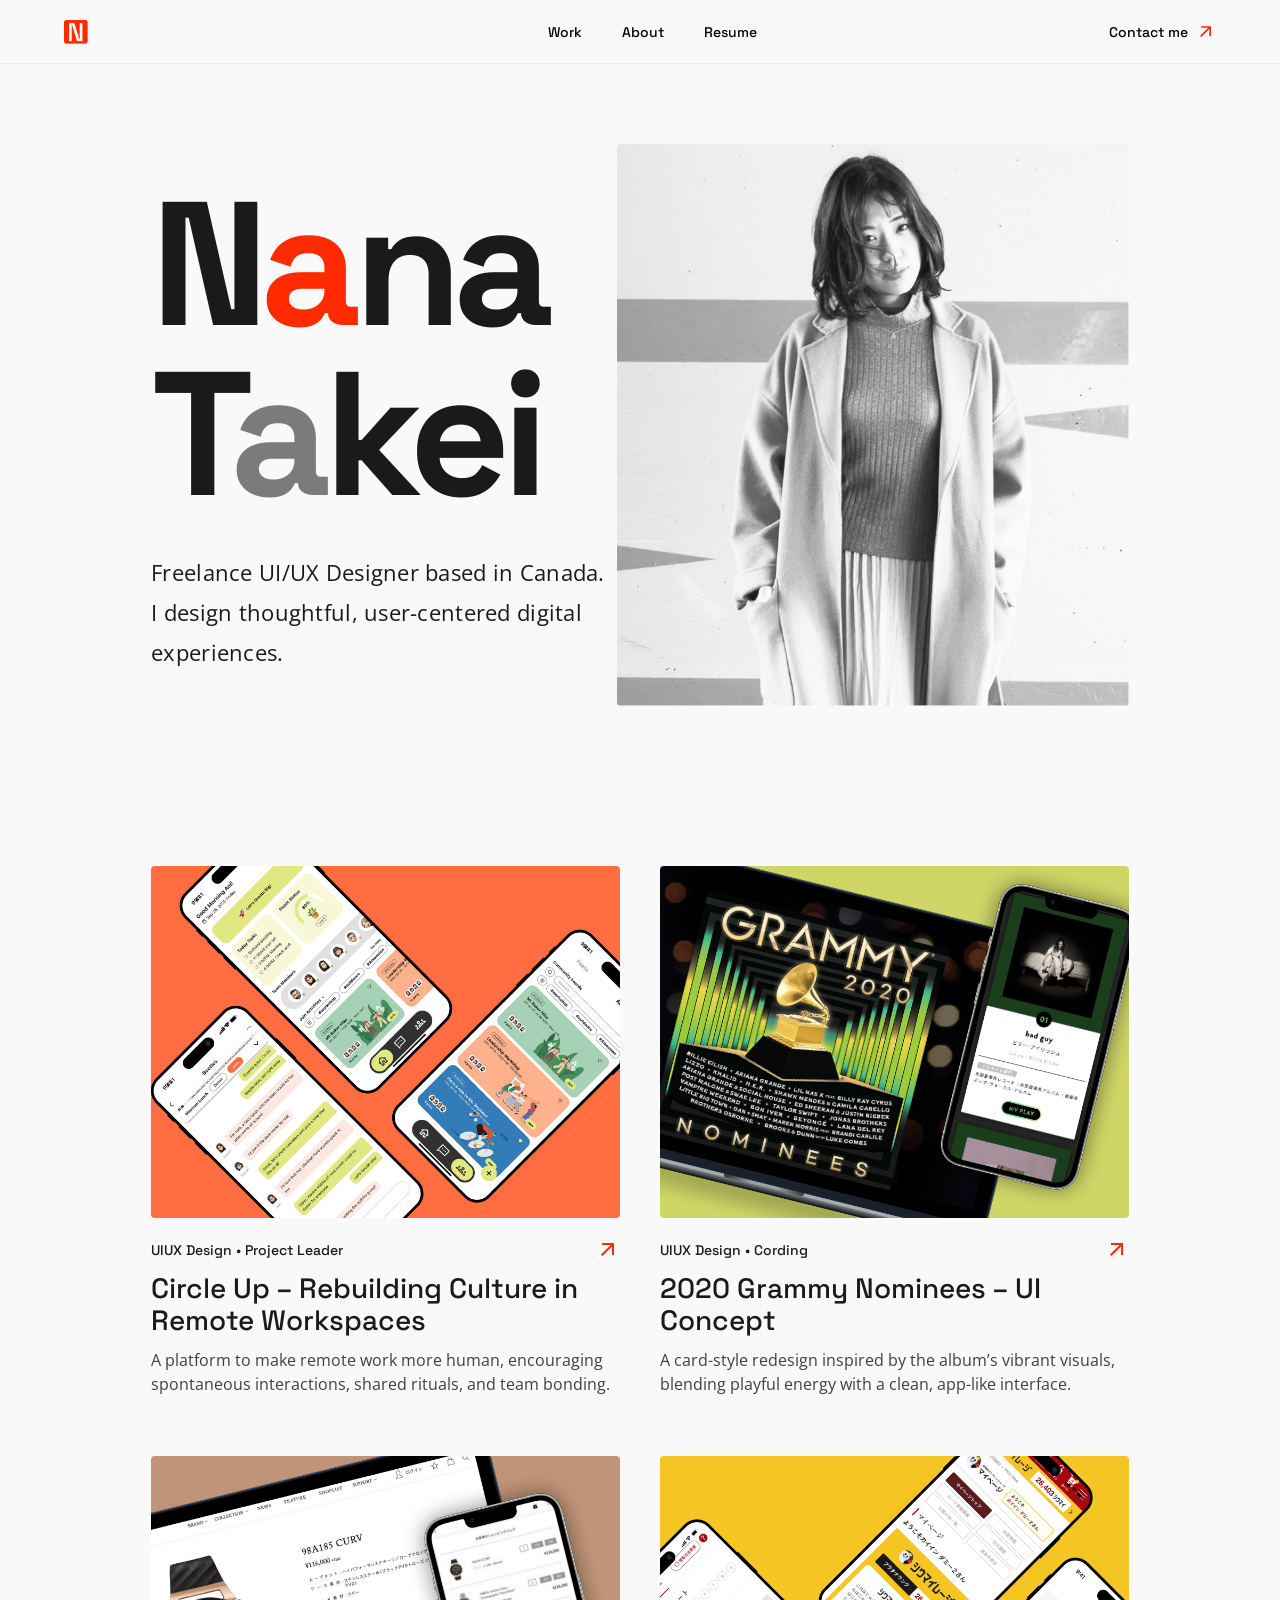
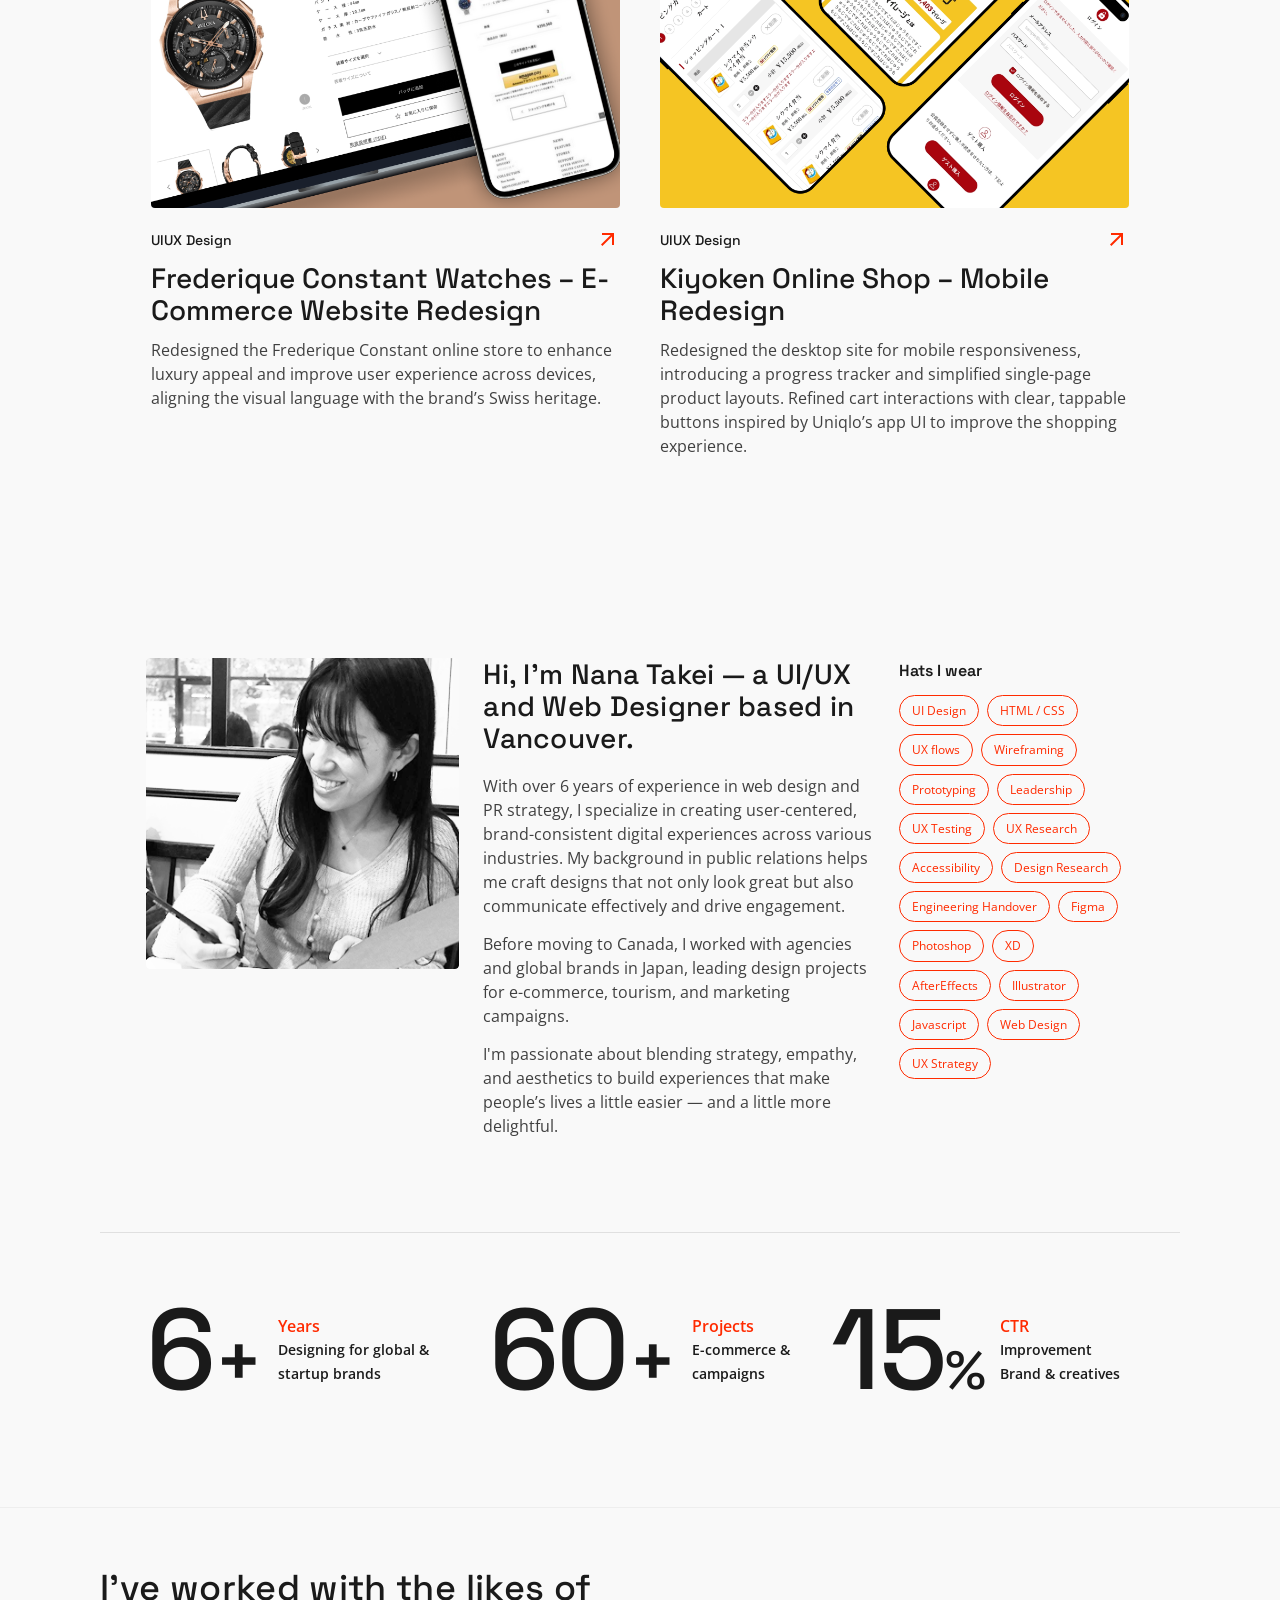
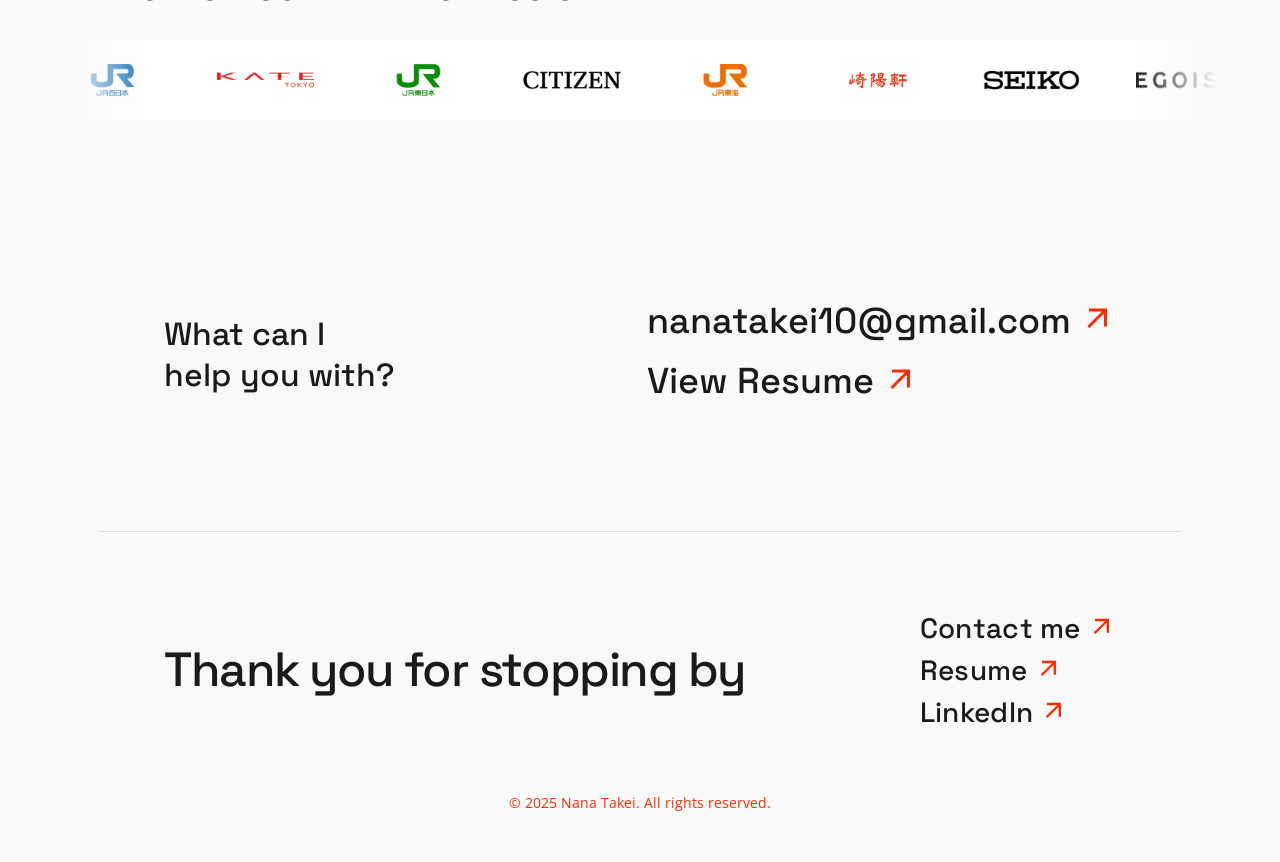
<file: index.html>
<!DOCTYPE html>
<html lang="en">

<head>
    <meta charset="UTF-8">
    <meta name="viewport" content="width=device-width, initial-scale=1.0">
    <title>Nana Takei | UI/UX Designer</title>
    <link rel="stylesheet" href="css/style.css">
</head>

<body>
    <svg aria-hidden="true" width="0" height="0" style="position:absolute;width:0;height:0;overflow:hidden">
        <symbol id="icon-arrow-up-right" viewBox="0 0 28 28">
            <path d="M7.46671 21L5.83337 19.3667L17.0334 8.16667H7.00004V5.83333H21V19.8333H18.6667V9.8L7.46671 21Z"
                fill="currentColor" />
        </symbol>
    </svg>
    <header>
        <a href="#" class="logo"><img src="images/logo.png" alt=""></a>
        <nav id="main-nav">
            <a href="#work" data-i18n="nav-work">Work</a>
            <a href="#about" data-i18n="nav-about">About</a>
            <a href="https://docs.google.com/document/d/1T9IFOlQRINeuwIUDjbY3lc1bsi-PQBgnReC0mxgFZa0/edit?usp=sharing"
                data-i18n="nav-resume" target="_blank">Resume</a>
            <a href="mailto:nanatakei10@gmail.com" class="contact-link" data-i18n="nav-contact">
                Contact me
                <svg class="icon icon--accent icon--arrow" role="img" aria-hidden="true">
                    <use href="#icon-arrow-up-right"></use>
                </svg>
            </a>
        </nav>
        <button class="hamburger" id="hamburger" aria-label="Open menu" aria-expanded="false">
            <span></span><span></span><span></span>
        </button>
    </header>

    <main>
        <section class="hero">
            <div class="hero-content">
                <div class="hero-text">
                    <h1>N<span class="accent">a</span>na<br class="spno">T<span class="text-gray">a</span>kei</h1>
                    <p class="subtitle" data-i18n="hero-sub">Freelance UI/UX Designer based in Canada.<br>I design
                        thoughtful, user-centered digital experiences.</p>
                </div>
                <div class="hero-image">
                    <img src="images/prof01.png" alt="Nana Takei">
                </div>
            </div>
        </section>

        <section id="work" class="work-grid">
            <article class="project-card" onclick="window.location.href='circle-up.html'">
                <div class="project-thumbnail">
                    <img src="images/case01.png" alt="Project 1">
                </div>
                <div class="project-info">
                    <div class="project-meta">
                        <span data-i18n="project-cat">UIUX Design • Project Leader</span>
                        <svg class="icon icon--accent icon--arrow" role="img" aria-hidden="true">
                            <use href="#icon-arrow-up-right"></use>
                        </svg>
                    </div>
                    <h2 data-i18n="project1-title">Circle Up – Rebuilding Culture in Remote Workspaces</h2>
                    <p data-i18n="project1-desc">A platform to make remote work more human, encouraging spontaneous
                        interactions, shared rituals, and team bonding.</p>
                </div>
            </article>

            <article class="project-card" onclick="window.location.href='grammy.html'">
                <div class="project-thumbnail">
                    <img src="images/case02.png" alt="Grammy 2020">
                </div>
                <div class="project-info">
                    <div class="project-meta">
                        <span data-i18n="project-cat">UIUX Design • Cording</span>
                        <svg class="icon icon--accent icon--arrow" role="img" aria-hidden="true">
                            <use href="#icon-arrow-up-right"></use>
                        </svg>
                    </div>
                    <h2 data-i18n="project2-title">2020 Grammy Nominees – UI Concept</h2>
                    <p data-i18n="project2-desc">A card-style redesign inspired by the album’s vibrant visuals, blending
                        playful energy with a clean, app-like interface.</p>
                </div>
            </article>
            <article class="project-card" onclick="window.location.href='frederique-constant.html'">
                <div class="project-thumbnail">
                    <img src="images/case03.png" alt="Grammy 2020">
                </div>
                <div class="project-info">
                    <div class="project-meta">
                        <span data-i18n="project-cat">UIUX Design</span>
                        <svg class="icon icon--accent icon--arrow" role="img" aria-hidden="true">
                            <use href="#icon-arrow-up-right"></use>
                        </svg>
                    </div>
                    <h2 data-i18n="project3-title">Frederique Constant Watches – E-Commerce Website Redesign</h2>
                    <p data-i18n="project3-desc">Redesigned the Frederique Constant online store to enhance luxury
                        appeal and improve user experience across devices, aligning the visual language with the brand’s
                        Swiss heritage.</p>
                </div>
            </article>
            <article class="project-card" onclick="window.location.href='kiyoken.html'">
                <div class="project-thumbnail">
                    <img src="images/case04.png" alt="Kiyoken Online Shop">
                </div>
                <div class="project-info">
                    <div class="project-meta">
                        <span data-i18n="project-cat">UIUX Design</span>
                        <svg class="icon icon--accent icon--arrow" role="img" aria-hidden="true">
                            <use href="#icon-arrow-up-right"></use>
                        </svg>
                    </div>
                    <h2 data-i18n="project3-title">Kiyoken Online Shop – Mobile Redesign</h2>
                    <p data-i18n="project3-desc">Redesigned the desktop site for mobile responsiveness, introducing a
                        progress tracker and simplified single-page product layouts. Refined cart interactions with
                        clear, tappable buttons inspired by Uniqlo’s app UI to improve the shopping experience.</p>
                </div>
            </article>

        </section>

        <section id="about" class="about-section">
            <div class="about-flex">
                <div class="about-portrait">
                    <img src="images/prof03.png" alt="Nana Takei Portrait">
                </div>
                <div class="about-text">
                    <h3 data-i18n="about-title">Hi, I'm Nana Takei — a UI/UX and Web Designer based in Vancouver.</h3>
                    <p data-i18n="about-p1">With over 6 years of experience in web design and PR strategy, I specialize
                        in creating user-centered, brand-consistent digital experiences across various industries. My
                        background in public relations helps me craft designs that not only look great but also
                        communicate effectively and drive engagement.</p>
                    <p data-i18n="about-p2">Before moving to Canada, I worked with agencies and global brands in Japan,
                        leading design projects for e-commerce, tourism, and marketing campaigns.</p>
                    <p data-i18n="about-p2">I'm passionate about blending strategy, empathy, and aesthetics to build
                        experiences that make people’s lives a little easier — and a little more delightful.</p>
                </div>
                <div class="skills-container">
                    <h4 data-i18n="skills-title">Hats I wear</h4>
                    <div class="tags">
                        <span class="tag">UI Design</span>
                        <span class="tag">HTML / CSS</span>
                        <span class="tag">UX flows</span>
                        <span class="tag">Wireframing</span>
                        <span class="tag">Prototyping</span>
                        <span class="tag">Leadership</span>
                        <span class="tag">UX Testing</span>
                        <span class="tag">UX Research</span>
                        <span class="tag">Accessibility</span>
                        <span class="tag">Design Research</span>
                        <span class="tag">Engineering Handover</span>
                        <span class="tag">Figma</span>
                        <span class="tag">Photoshop</span>
                        <span class="tag">XD</span>
                        <span class="tag">AfterEffects</span>
                        <span class="tag">Illustrator</span>
                        <span class="tag">Javascript</span>
                        <span class="tag">Web Design</span>
                        <span class="tag">UX Strategy</span>
                        <!-- <span class="tag">Information Architecture</span> -->
                        <!-- <span class="tag">E-commerce</span> -->
                    </div>
                </div>
            </div>

            <div class="stats-grid">
                <div class="stat-item">
                    <span class="stat-number">6<span class="stat-symbol stat-plus">+</span></span>
                    <p data-i18n="stat-1">Years<br>Designing for global & startup brands</p>
                </div>
                <div class="stat-item">
                    <span class="stat-number">60<span class="stat-symbol stat-plus">+</span></span>
                    <p data-i18n="stat-2">Projects<br>E-commerce & campaigns</p>
                </div>
                <div class="stat-item">
                    <span class="stat-number">15<span class="stat-symbol stat-percent">%</span></span>
                    <p data-i18n="stat-3">CTR Improvement<br>Brand & creatives</p>
                </div>
            </div>
        </section>

        <section class="clients">
            <p class="section-label" data-i18n="clients-label">I've worked with the likes of</p>
            <div class="logo-marquee-wrapper">
                <div class="logo-marquee">
                    <!-- Original set -->
                    <div class="logo-marquee-track">
                        <img src="images/cl01.png" alt="JR">
                        <img src="images/cl02.png" alt="KATE">
                        <img src="images/cl03.png" alt="CITIZEN">
                        <img src="images/cl04.png" alt="泰陽社">
                        <img src="images/cl05.png" alt="近畿日本ツーリスト">
                        <img src="images/cl06.png" alt="Client 6">
                        <img src="images/cl07.png" alt="Client 7">
                        <img src="images/cl08.png" alt="Client 8">
                        <img src="images/cl09.png" alt="Client 9">
                        <img src="images/cl10.png" alt="Client 10">
                        <img src="images/cl11.png" alt="Client 11">
                    </div>
                    <!-- Duplicate for seamless loop -->
                    <div class="logo-marquee-track" aria-hidden="true">
                        <img src="images/cl01.png" alt="">
                        <img src="images/cl02.png" alt="">
                        <img src="images/cl03.png" alt="">
                        <img src="images/cl04.png" alt="">
                        <img src="images/cl05.png" alt="">
                        <img src="images/cl06.png" alt="">
                        <img src="images/cl07.png" alt="">
                        <img src="images/cl08.png" alt="">
                        <img src="images/cl09.png" alt="">
                        <img src="images/cl10.png" alt="">
                        <img src="images/cl11.png" alt="">
                    </div>
                </div>
            </div>
        </section>

        <section id="contact" class="contact-section">
            <div class="contact-grid">
                <div class="contact-question">
                    <h2 data-i18n="contact-h2">What can I<br class="spno"> help you with?</h2>
                </div>
                <div class="contact-links">
                    <a href="mailto:nanatakei10@gmail.com" class="email-link">nanatakei10@gmail.com
                        <svg class="icon icon--accent icon--arrow" role="img" aria-hidden="true">
                            <use href="#icon-arrow-up-right"></use>
                        </svg>
                    </a>
                    <a href="#" class="resume-link" data-i18n="view-resume">View Resume
                        <svg class="icon icon--accent icon--arrow" role="img" aria-hidden="true">
                            <use href="#icon-arrow-up-right"></use>
                        </svg>
                    </a>
                </div>
            </div>
        </section>
    </main>

    <footer class="footer">
        <div class="footer-grid">
            <h2 data-i18n="footer-thanks">Thank you for stopping by</h2>
            <div class="footer-nav">
                <a href="mailto:nanatakei10@gmail.com" data-i18n="footer-contact">Contact me
                    <svg class="icon icon--accent icon--arrow" role="img" aria-hidden="true">
                        <use href="#icon-arrow-up-right"></use>
                    </svg>
                </a>
                <a href="#" data-i18n="footer-resume">Resume
                    <svg class="icon icon--accent icon--arrow" role="img" aria-hidden="true">
                        <use href="#icon-arrow-up-right"></use>
                    </svg>
                </a>
                <a href="#" data-i18n="footer-linkedin">LinkedIn
                    <svg class="icon icon--accent icon--arrow" role="img" aria-hidden="true">
                        <use href="#icon-arrow-up-right"></use>
                    </svg>
                </a>
            </div>
        </div>
        <div class="footer-copyright">
            &copy; 2025 Nana Takei. All rights reserved.
        </div>
    </footer>

    <script>
        // 将来的な翻訳データ
        const translations = {
            en: {
                "nav-work": "Work",
                "nav-about": "About",
                "nav-resume": "Resume",
                "nav-contact": "Contact me",
                "hero-sub": "Freelance UI/UX Designer based in Canada. I design thoughtful, user-centered digital experiences.",
                "project-cat": "Design • Coding",
                "about-title": "Hi, I'm Nana Takei — a UI/UX and Web Designer based in Vancouver.",
                "view-resume": "View Resume",
                "footer-thanks": "Thank you for stopping by"
                // ...他のキーも追加
            },
            ja: {
                "nav-work": "制作実績",
                "nav-about": "私について",
                "nav-resume": "履歴書",
                "nav-contact": "お問い合わせ",
                "hero-sub": "カナダを拠点に活動するフリーランスUI/UXデザイナー。思いやりのある、ユーザー中心のデジタル体験をデザインします。",
                "project-cat": "デザイン • コーディング",
                "about-title": "こんにちは、武井菜々です。バンクーバーを拠点にするUI/UX・Webデザイナーです。",
                "view-resume": "履歴書を見る",
                "footer-thanks": "お立ち寄りいただきありがとうございます"
                // ...他のキーも追加
            }
        };

        function switchLang(lang) {
            document.documentElement.lang = lang;
            document.querySelectorAll('[data-i18n]').forEach(el => {
                const key = el.getAttribute('data-i18n');
                if (translations[lang][key]) {
                    el.textContent = translations[lang][key];
                }
            });
        }

        // Mobile hamburger menu
        const hamburger = document.getElementById('hamburger');
        const mainNav = document.getElementById('main-nav');

        hamburger.addEventListener('click', () => {
            const isOpen = mainNav.classList.toggle('nav--open');
            hamburger.classList.toggle('hamburger--open', isOpen);
            hamburger.setAttribute('aria-expanded', isOpen);
        });

        // Close nav when a link inside is clicked
        mainNav.querySelectorAll('a').forEach(link => {
            link.addEventListener('click', () => {
                mainNav.classList.remove('nav--open');
                hamburger.classList.remove('hamburger--open');
                hamburger.setAttribute('aria-expanded', 'false');
            });
        });
    </script>
</body>

</html>
</file>
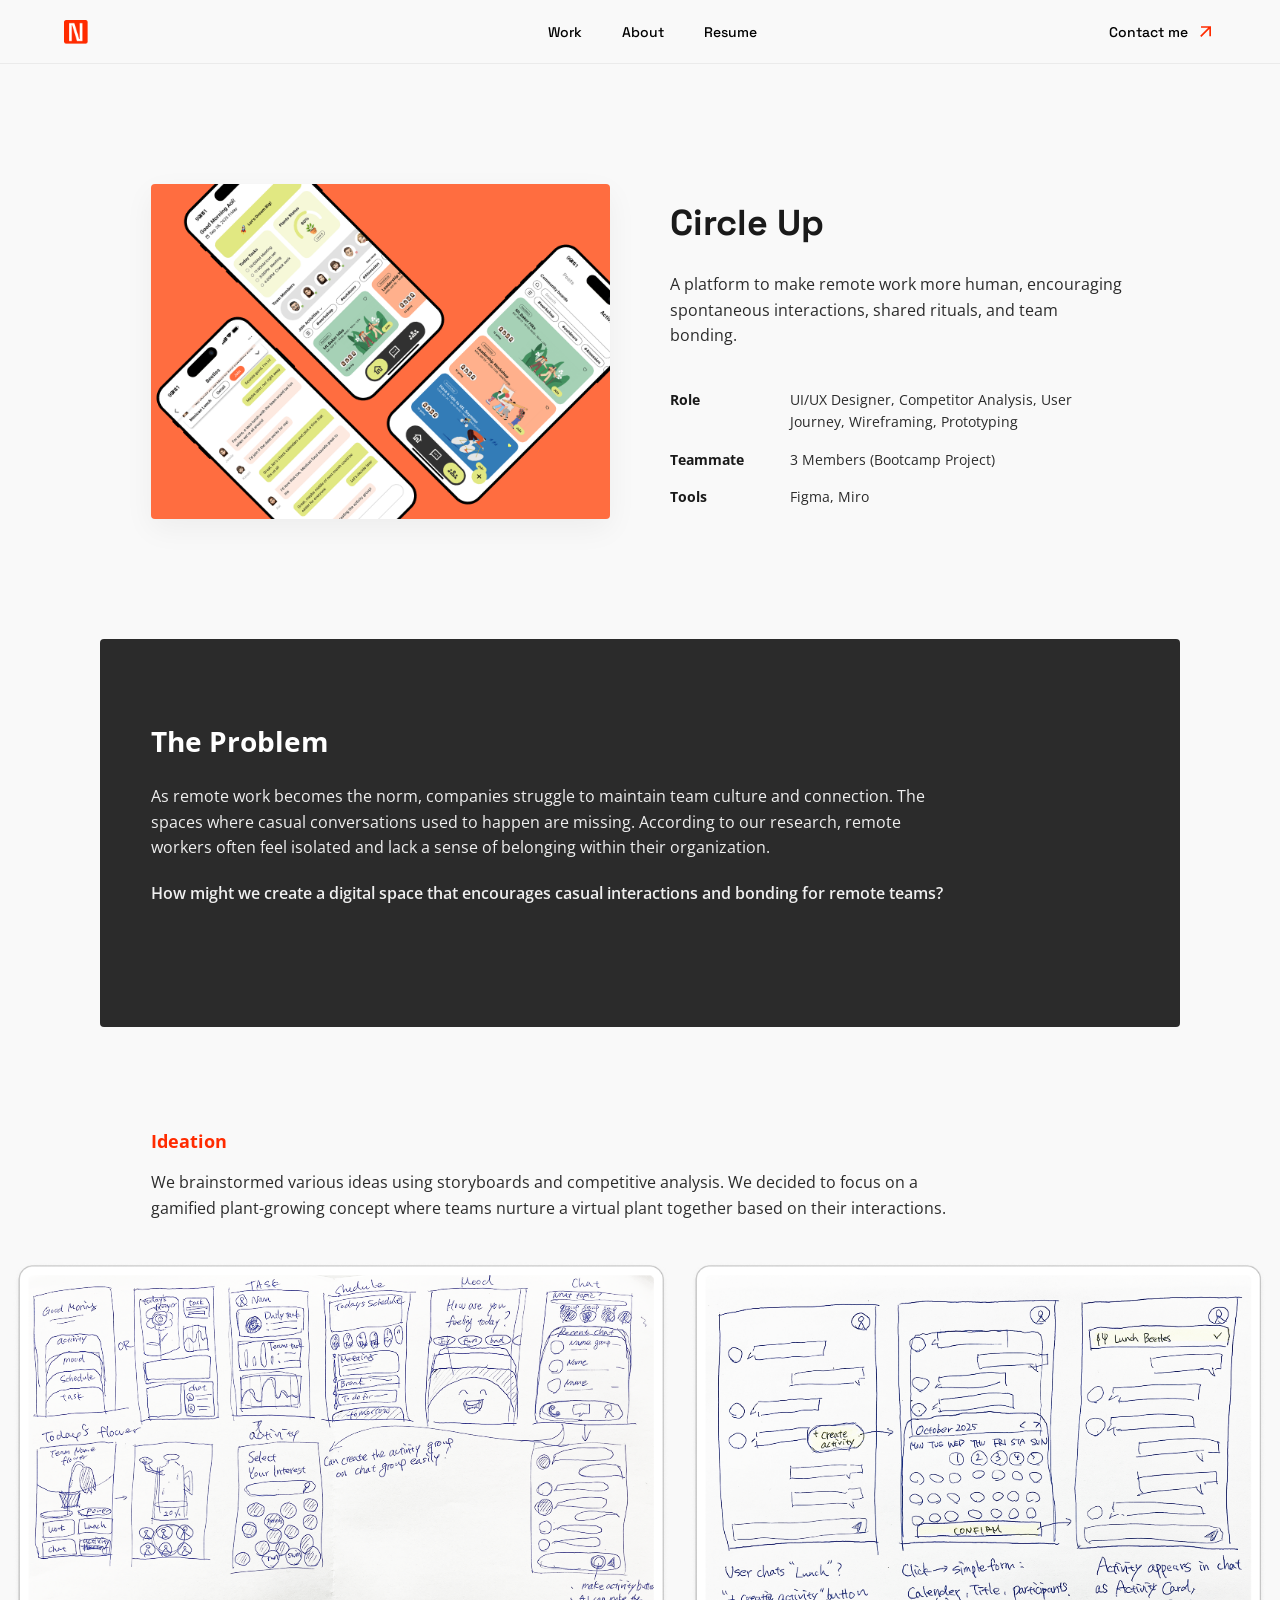
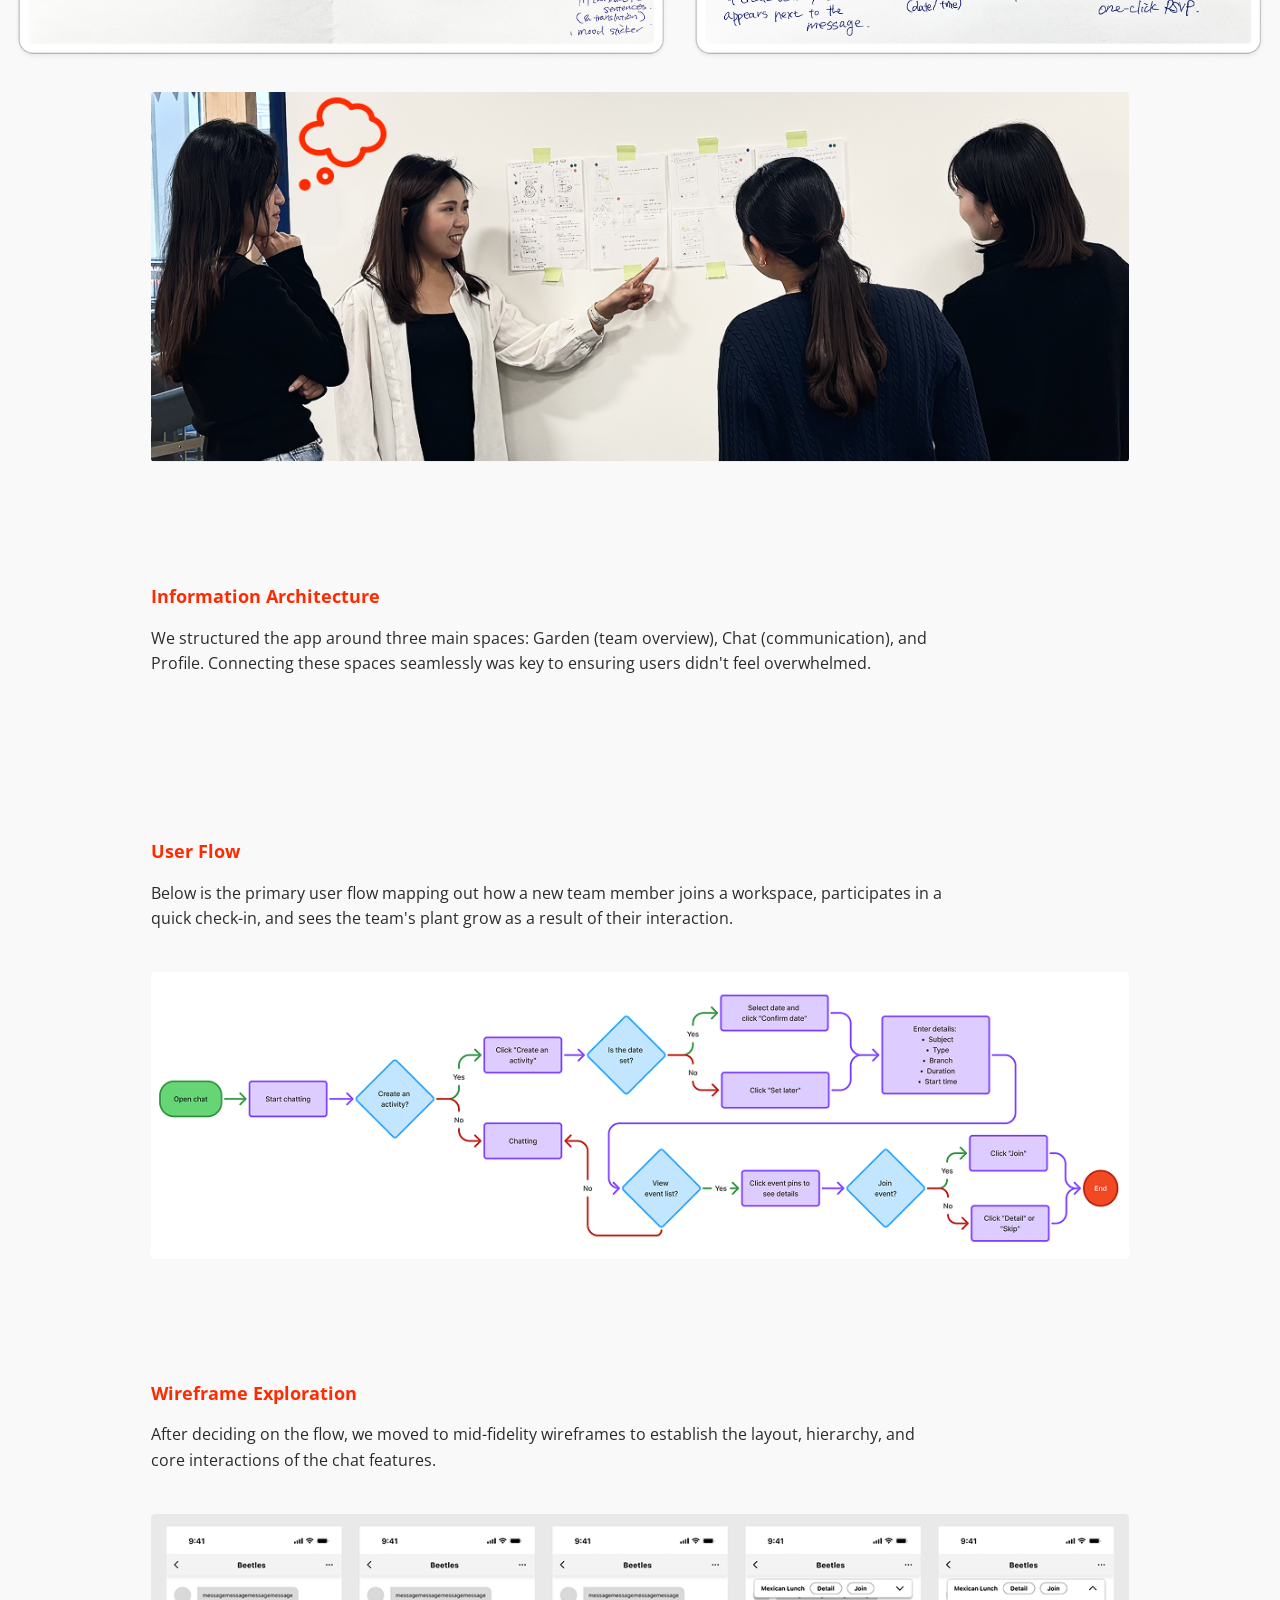
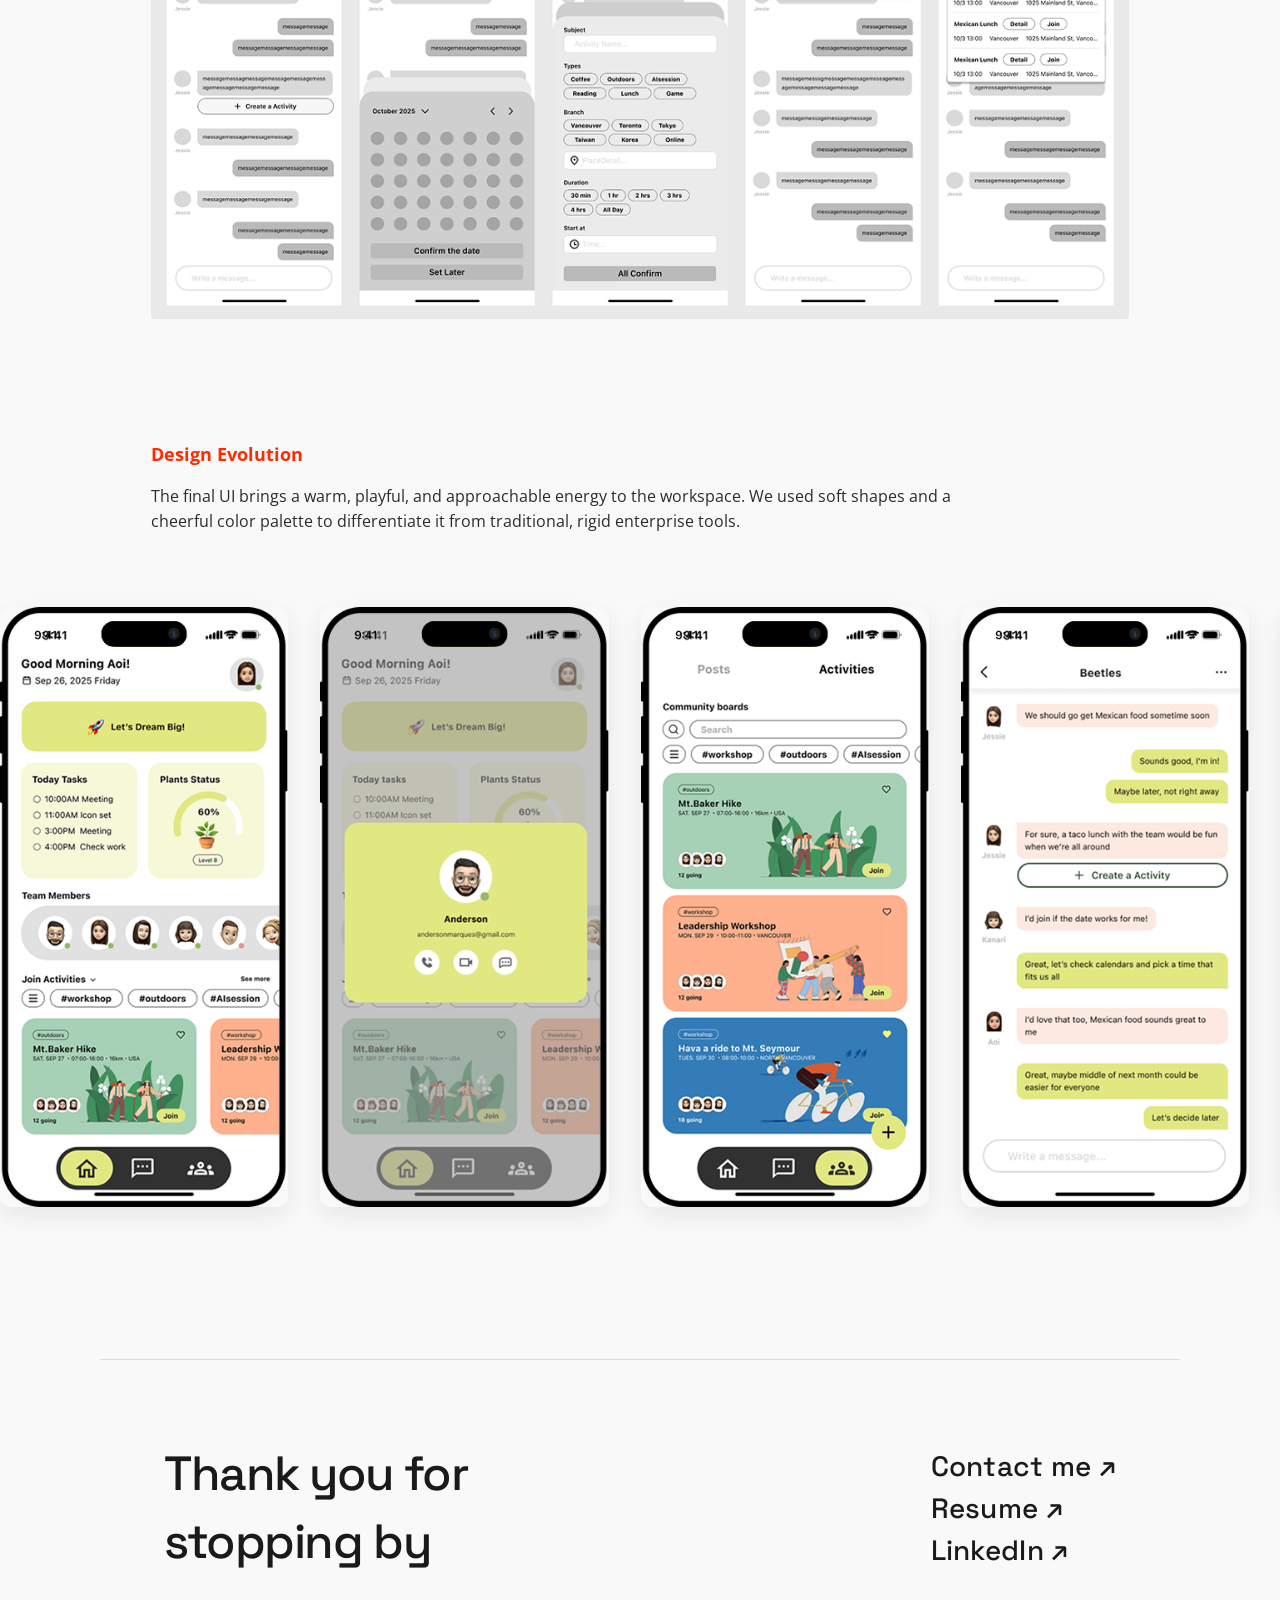
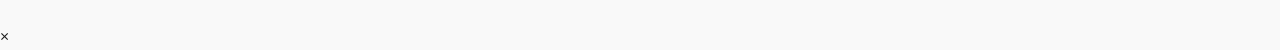
<file: circle-up.html>
<!DOCTYPE html>
<html lang="en">

<head>
    <meta charset="UTF-8">
    <meta name="viewport" content="width=device-width, initial-scale=1.0">
    <title>Circle Up | Nana Takei</title>
    <link rel="stylesheet" href="css/style.css">

</head>

<body>
    <svg aria-hidden="true" width="0" height="0" style="position:absolute;width:0;height:0;overflow:hidden">
        <symbol id="icon-arrow-up-right" viewBox="0 0 28 28">
            <path d="M7.46671 21L5.83337 19.3667L17.0334 8.16667H7.00004V5.83333H21V19.8333H18.6667V9.8L7.46671 21Z"
                fill="currentColor" />
        </symbol>
    </svg>

    <header>
        <a href="index.html" class="logo"><img src="images/logo.png" alt="Nana Takei"></a>
        <nav>
            <a href="index.html#work" data-i18n="nav-work">Work</a>
            <a href="index.html#about" data-i18n="nav-about">About</a>
            <a href="https://docs.google.com/document/d/1T9IFOlQRINeuwIUDjbY3lc1bsi-PQBgnReC0mxgFZa0/edit?usp=sharing"
                data-i18n="nav-resume" target="_blank">Resume</a>
            <a href="mailto:nanatakei10@gmail.com" class="contact-link" data-i18n="nav-contact">
                Contact me
                <svg class="icon icon--accent icon--arrow" role="img" aria-hidden="true">
                    <use href="#icon-arrow-up-right"></use>
                </svg>
            </a>
        </nav>
    </header>

    <main>
        <!-- Hero -->
        <section class="case-study-hero">
            <div class="cs-hero-img">
                <!-- Replace with exported Figma Header image -->
                <img src="images/circle-up-hero.png" alt="Circle Up App Screens in Orange Background">
            </div>
            <div class="cs-hero-info">
                <h1 class="cs-hero-title">Circle Up</h1>
                <p class="cs-hero-desc">A platform to make remote work more human, encouraging spontaneous interactions,
                    shared rituals, and team bonding.</p>

                <div class="cs-meta-grid">
                    <div class="cs-meta-label">Role</div>
                    <div class="cs-meta-value">UI/UX Designer, Competitor Analysis, User Journey, Wireframing,
                        Prototyping</div>
                    <div class="cs-meta-label">Teammate</div>
                    <div class="cs-meta-value">3 Members (Bootcamp Project)</div>
                    <div class="cs-meta-label">Tools</div>
                    <div class="cs-meta-value">Figma, Miro</div>
                </div>
            </div>
        </section>

        <!-- The Problem -->
        <section class="cs-bg-dark">
            <div class="cs-inner">
                <h2>The Problem</h2>
                <div class="cs-text cs-text--light">
                    <p>As remote work becomes the norm, companies struggle to maintain team culture and connection. The
                        spaces where casual conversations used to happen are missing. According to our research, remote
                        workers often feel isolated and lack a sense of belonging within their organization.</p>
                    <p class="cs-text-highlight">How might we create a digital space that encourages
                        casual interactions and bonding for remote teams?</p>
                </div>
            </div>
        </section>

        <!-- Ideation -->
        <section class="cs-section">
            <h2 class="cs-heading">Ideation</h2>
            <div class="cs-text">
                <p>We brainstormed various ideas using storyboards and competitive analysis. We decided to focus on a
                    gamified plant-growing concept where teams nurture a virtual plant together based on their
                    interactions.</p>
            </div>
            <div class="cs-image-group">
                <img src="images/circle-up-ideation1.png" alt="Ideation Sketches"
                    class="cs-image-full cs-image-group-item">
                <img src="images/circle-up-ideation2.png" alt="Ideation Sketches"
                    class="cs-image-full cs-image-group-item">
            </div>
            <img src="images/circle-up-whiteboard.png" alt="Whiteboard session" class="cs-image-full">
        </section>

        <!-- Information Architecture -->
        <section class="cs-section">
            <h2 class="cs-heading">Information Architecture</h2>
            <div class="cs-text">
                <p>We structured the app around three main spaces: Garden (team overview), Chat (communication), and
                    Profile. Connecting these spaces seamlessly was key to ensuring users didn't feel overwhelmed.</p>
            </div>
        </section>

        <!-- User Flow -->
        <section class="cs-section">
            <h2 class="cs-heading">User Flow</h2>
            <div class="cs-text">
                <p>Below is the primary user flow mapping out how a new team member joins a workspace, participates in a
                    quick check-in, and sees the team's plant grow as a result of their interaction.</p>
            </div>
            <!-- Replace with User Flow exported image -->
            <img src="images/circle-up-userflow.png" alt="User Flow Diagram" class="cs-image-full">
        </section>

        <!-- Wireframe Exploration -->
        <section class="cs-section">
            <h2 class="cs-heading">Wireframe Exploration</h2>
            <div class="cs-text">
                <p>After deciding on the flow, we moved to mid-fidelity wireframes to establish the layout, hierarchy,
                    and core interactions of the chat features.</p>
            </div>
            <!-- Replace with Wireframes exported image -->
            <img src="images/circle-up-wireframes.png" alt="Mid-fidelity Wireframes" class="cs-image-full">
        </section>

        <!-- Design Evolution -->
        <section class="cs-section cs-section--last">
            <h2 class="cs-heading">Design Evolution</h2>
            <div class="cs-text">
                <p>The final UI brings a warm, playful, and approachable energy to the workspace. We used soft shapes
                    and a cheerful color palette to differentiate it from traditional, rigid enterprise tools.</p>
            </div>

            <div class="app-marquee-container">
                <div class="app-marquee">
                    <div class="app-marquee-track">
                        <img src="images/s01.png" alt="App Screen 1">
                        <img src="images/s02.png" alt="App Screen 2">
                        <img src="images/s03.png" alt="App Screen 3">
                        <img src="images/s04.png" alt="App Screen 4">
                        <img src="images/s05.png" alt="App Screen 5">
                        <img src="images/s06.png" alt="App Screen 6">
                        <img src="images/s07.png" alt="App Screen 7">
                        <img src="images/s08.png" alt="App Screen 8">
                        <img src="images/s09.png" alt="App Screen 9">
                        <img src="images/s10.png" alt="App Screen 10">
                        <img src="images/s11.png" alt="App Screen 11">
                    </div>
                    <div class="app-marquee-track" aria-hidden="true">
                        <img src="images/s01.png" alt="App Screen 1">
                        <img src="images/s02.png" alt="App Screen 2">
                        <img src="images/s03.png" alt="App Screen 3">
                        <img src="images/s04.png" alt="App Screen 4">
                        <img src="images/s05.png" alt="App Screen 5">
                        <img src="images/s06.png" alt="App Screen 6">
                        <img src="images/s07.png" alt="App Screen 7">
                        <img src="images/s08.png" alt="App Screen 8">
                        <img src="images/s09.png" alt="App Screen 9">
                        <img src="images/s10.png" alt="App Screen 10">
                        <img src="images/s11.png" alt="App Screen 11">
                    </div>
                </div>
            </div>
        </section>

    </main>

    <footer class="footer">
        <div class="footer-grid">
            <h2 data-i18n="footer-thanks">Thank you for<br>stopping by</h2>
            <div class="footer-nav">
                <a href="mailto:nanatakei10@gmail.com" data-i18n="footer-contact">Contact me ↗</a>
                <a href="https://docs.google.com/document/d/1T9IFOlQRINeuwIUDjbY3lc1bsi-PQBgnReC0mxgFZa0/edit?usp=sharing"
                    data-i18n="footer-resume" target="_blank">Resume ↗</a>
                <a href="#" data-i18n="footer-linkedin">LinkedIn ↗</a>
            </div>
        </div>
    </footer>
    <script src="js/modal.js"></script>
</body>

</html>
</file>
<file: css/style.css>
@import url("https://fonts.googleapis.com/css2?family=Open+Sans:wght@400;600;700&family=Space+Grotesk:wght@500;700&display=swap");

/* =============================================
   CSS Custom Properties
   ============================================= */
:root {
  /* Colors */
  --primary-500: #1a1a1a;
  --primary-50: #404040;
  --secondary-1100: #000;
  --secondary-1000: #2b2b2b;
  --secondary-500: #7b7b7b;
  --accent: #ff2b00;
  --background: #f9f9f9;
  --text-main: var(--primary-500);
  --text-muted: var(--primary-50);
  --bg-light: var(--background);
  --primary-orange: var(--accent);
  --text-gray: var(--secondary-500);

  /* Font Families */
  --family-Font-EN-title: "Space Grotesk", sans-serif;
  --family-Font-EN-body: "Open Sans", sans-serif;
  --family-Font-JP: "Noto Sans JP", sans-serif;

  /* Font Sizes */
  --size-XS: 0.75rem;
  --size-S: 0.875rem;
  --size-M: 1rem;
  --size-L: 1.125rem;
  --size-XL: 1.375rem;
  --size-XXL: 1.5rem;
  --size-Heading-3: 1.75rem;
  --size-Heading-2: 2.25rem;
  --size-Heading-1: 3rem;
  --size-Logo: 1.5rem;
  --size-Nav: var(--size-S);
  --size-Nav-Sub: var(--size-XS);
  --size-Hero-Title: 11rem;
  --size-Hero-Title-Tablet: 7rem;
  --size-Hero-Title-Mobile: 4.5rem;
  --size-Stat-Number: 7.13513rem;
  --size-Tag: var(--size-XS);
  --size-Contact-Heading: 2rem;
  --size-Email: 2.5rem;

  /* Line Heights */
  --line-height-XS: 1.375rem;
  --line-height-S: 1.625rem;
  --line-height-M: 2rem;
  --line-height-L: 2.5rem;
  --line-height-XL: 3.25rem;
  --line-height-XXL: 4.25rem;
  --line-height-EN-M: 1.5rem;
  --line-height-EN-L: 2rem;
  --line-height-EN-XL: 2.5rem;
  --line-height-JP-L: 2.5rem;
  --line-height-JP-XXL: 4.25rem;

  /* Letter Spacing */
  --letter-spacing-M: 0.02rem;

  /* Spacing */
  --spacing-3xs: 0.25rem;
  --spacing-2xs: 0.5rem;
  --spacing-xs: 0.75rem;
  --spacing-sm: 1rem;
  --spacing-md: 1.25rem;
  --spacing-lg: 1.5rem;
  --spacing-xl: 2rem;
  --spacing-2xl: 2.5rem;
  --spacing-3xl: 3rem;
  --spacing-4xl: 4rem;
  --spacing-5xl: 5rem;
  --spacing-6xl: 6rem;
  --spacing-7xl: 7.5rem;
  --spacing-8xl: 10rem;

  /* Layout */
  --page-max-width: 1080px;
  --page-padding-x: 5%;
}

/* =============================================
   Reset & Base
   ============================================= */
*,
*::before,
*::after {
  margin: 0;
  padding: 0;
  box-sizing: border-box;
}

html {
  scroll-behavior: smooth;
}

body {
  background-color: var(--background);
  background-attachment: fixed;
  font-family: var(--family-Font-EN-body);
  color: var(--primary-500);
  line-height: 1.6;
  -webkit-font-smoothing: antialiased;
  overflow-x: hidden;
}

a {
  text-decoration: none;
  color: inherit;
  transition: opacity 0.3s ease;
}

a:hover {
  opacity: 0.7;
}

img {
  max-width: 100%;
  height: auto;
  display: block;
  border-radius: 4px;
}

/* =============================================
   Typography helpers
   ============================================= */
.icon {
  width: 1em;
  height: 1em;
  fill: currentColor;
  vertical-align: -0.125em;
}

.icon--accent {
  color: var(--accent);
}

header .icon--arrow {
  width: 1.25rem;
  height: 1.25rem;
  margin-left: var(--spacing-3xs);
}

.project-card .icon--arrow {
  width: 1.5rem;
  height: 1.5rem;
  flex-shrink: 0;
}

/* =============================================
   Header / Nav
   ============================================= */
header {
  display: flex;
  justify-content: space-between;
  align-items: center;
  padding: 0 var(--page-padding-x);
  height: 64px;
  position: sticky;
  top: 0;
  background: rgba(249, 249, 249, 0.92);
  backdrop-filter: blur(12px);
  -webkit-backdrop-filter: blur(12px);
  z-index: 1000;
  border-bottom: 1px solid rgba(0, 0, 0, 0.06);
}

.logo {
  display: flex;
  align-items: center;
  flex-shrink: 0;
  width: 1.5rem;
  height: 1.5rem;
}

.logo img {
  width: 100%;
  height: auto;
  border-radius: 0;
}

nav {
  display: flex;
  gap: var(--spacing-2xl);
  align-items: center;
  flex: 1;
  justify-content: center;
  position: relative;
}

nav a {
  font-size: var(--size-Nav);
  color: var(--secondary-1100);
  font-family: var(--family-Font-EN-title);
  font-weight: 500;
  line-height: var(--line-height-M);
  white-space: nowrap;
}

.contact-link {
  position: absolute;
  right: 0;
  top: 50%;
  transform: translateY(-50%);
  display: inline-flex;
  align-items: center;
  gap: var(--spacing-3xs);
}

/* Hamburger button — hidden on desktop */
.hamburger {
  display: none;
  flex-direction: column;
  justify-content: center;
  align-items: center;
  gap: 0.3125rem;
  width: 2.25rem;
  height: 2.25rem;
  background: none;
  border: none;
  cursor: pointer;
  flex-shrink: 0;
  padding: var(--spacing-3xs);
  z-index: 1100;
}

.hamburger span {
  display: block;
  width: 22px;
  height: 2px;
  background: var(--primary-500);
  border-radius: 2px;
  transition: transform 0.3s ease, opacity 0.3s ease;
  transform-origin: center;
}

.hamburger--open span:nth-child(1) {
  transform: translateY(7px) rotate(45deg);
}

.hamburger--open span:nth-child(2) {
  opacity: 0;
}

.hamburger--open span:nth-child(3) {
  transform: translateY(-7px) rotate(-45deg);
}

/* =============================================
   Main
   ============================================= */
main {
  padding: 0;
}

/* =============================================
   Hero Section
   ============================================= */
.hero {
  padding: var(--spacing-5xl) 0 3.75rem;
}

.hero-content {
  display: flex;
  justify-content: space-between;
  align-items: center;
  position: relative;
  width: 100%;
  max-width: var(--page-max-width);
  padding: 0 4%;
  margin: 0 auto;
}

.hero-text {
  position: relative;
  z-index: 2;
  flex: 0 1 30rem;
  margin-right: -var(--spacing-4xl);
}

.hero-text h1 {
  color: var(--primary-500);
  font-family: var(--family-Font-EN-title);
  font-size: var(--size-Hero-Title);
  font-weight: 700;
  line-height: 0.97;
  letter-spacing: -0.55rem;
  margin-bottom: var(--spacing-xl);
}

.hero-text .accent {
  color: var(--accent);
}

.hero-text .text-gray {
  color: var(--secondary-500);
}

.hero-text .subtitle {
  color: var(--primary-500);
  -webkit-text-fill-color: var(--primary-500);
  text-shadow:
    1px 0 0 var(--background),
    -1px 0 0 var(--background),
    0 1px 0 var(--background),
    0 -1px 0 var(--background),
    1px 1px 0 var(--background),
    -1px -1px 0 var(--background),
    1px -1px 0 var(--background),
    -1px 1px 0 var(--background);
  font-family: var(--family-Font-EN-body);
  font-size: var(--size-XL);
  font-weight: 400;
  line-height: var(--line-height-JP-L);
  letter-spacing: 0.0175rem;
  max-width: 60rem;
  width: calc(100% + 6rem);
  margin-right: -6rem;
}

.hero-image {
  position: relative;
  z-index: 1;
  flex: 0 0 32rem;
}

.hero-image img {
  display: block;
  width: 100%;
  height: auto;
  filter: grayscale(100%);
}

/* =============================================
   Work Grid
   ============================================= */
.work-grid {
  display: grid;
  grid-template-columns: 1fr 1fr;
  gap: 3.75rem var(--spacing-2xl);
  padding: 6.25rem 4%;
  width: 100%;
  max-width: var(--page-max-width);
  margin: 0 auto;
}

.project-card {
  cursor: pointer;
}

.project-thumbnail {
  width: 100%;
  aspect-ratio: 4 / 3;
  margin-bottom: var(--spacing-md);
  overflow: hidden;
  display: flex;
  align-items: center;
  justify-content: center;
}

.project-thumbnail img {
  width: 100%;
  height: 100%;
  object-fit: cover;
  transition: transform 0.5s ease;
}

.project-card:hover img {
  transform: scale(1.04);
}

.project-meta {
  display: flex;
  justify-content: space-between;
  align-items: flex-start;
  gap: var(--spacing-2xs);
  font-size: var(--size-S);
  font-weight: 500;
  margin-bottom: 0.625rem;
}

.project-meta span {
  color: var(--primary-500);
  font-family: var(--family-Font-EN-title);
  line-height: var(--line-height-EN-M);
}

.project-info h2 {
  color: var(--primary-500);
  font-family: var(--family-Font-EN-title);
  font-size: var(--size-Heading-3);
  font-weight: 500;
  line-height: var(--line-height-EN-L);
  margin-bottom: var(--spacing-xs);
}

.project-info p {
  color: var(--primary-50);
  font-family: var(--family-Font-EN-body);
  font-size: var(--size-M);
  font-weight: 400;
  line-height: var(--line-height-EN-M);
}

/* =============================================
   About Section
   ============================================= */
.about-section {
  padding: 6.25rem var(--page-padding-x);
}

.about-flex {
  display: grid;
  grid-template-columns: 4fr 5fr 3fr;
  gap: var(--spacing-lg);
  align-items: start;
  width: 100%;
  max-width: var(--page-max-width);
  padding: 0 4%;
  margin: 0 auto;
}

.about-portrait {
  width: 100%;
}

.about-portrait img {
  width: 100%;
  height: auto;
  filter: grayscale(100%);
  object-fit: cover;
  aspect-ratio: 172 / 171;
}

.about-text {
  width: 100%;
}

.about-text h3 {
  color: var(--primary-500);
  font-family: var(--family-Font-EN-title);
  font-size: var(--size-Heading-3);
  font-weight: 500;
  line-height: var(--line-height-EN-L);
  letter-spacing: 0.0175rem;
  margin-bottom: var(--spacing-md);
}

.about-text p {
  color: var(--primary-50);
  font-family: var(--family-Font-EN-body);
  font-size: var(--size-M);
  font-weight: 400;
  line-height: var(--line-height-EN-M);
  margin-bottom: 0.875rem;
}

.skills-container {
  width: 100%;
}

.skills-container h4 {
  color: var(--primary-500);
  font-family: var(--family-Font-EN-title);
  font-size: var(--size-M);
  font-weight: 600;
  margin-bottom: var(--spacing-xs);
}

.tags {
  display: flex;
  flex-wrap: wrap;
  gap: var(--spacing-2xs);
  margin-top: var(--spacing-2xs);
}

.tag {
  padding: 0.3125rem var(--spacing-xs);
  border: 1px solid var(--accent);
  border-radius: 20px;
  font-size: var(--size-Tag);
  color: var(--accent);
  font-family: var(--family-Font-EN-body);
  white-space: nowrap;
}

/* =============================================
   Stats
   ============================================= */
.stats-grid {
  display: grid;
  grid-template-columns: 1fr 1fr 1fr;
  gap: var(--spacing-2xl);
  margin-top: var(--spacing-5xl);
  padding-top: 3.75rem;
  border-top: 1px solid #e0e0e0;
  max-width: var(--page-max-width);
  padding-left: 4%;
  padding-right: 4%;
  margin-left: auto;
  margin-right: auto;
}

.stat-item {
  display: flex;
  align-items: center;
  gap: var(--spacing-sm);
}

.stat-number {
  color: var(--primary-500);
  font-family: var(--family-Font-EN-title);
  font-size: var(--size-Stat-Number);
  font-weight: 500;
  line-height: 1;
  letter-spacing: -0.14rem;
  flex-shrink: 0;
}

.stat-symbol {
  display: inline-block;
}

.stat-plus {
  font-size: 0.7em;
}

.stat-percent {
  font-size: 0.47em;
}

.stat-item p {
  color: var(--primary-500);
  font-family: var(--family-Font-EN-body);
  font-size: var(--size-S);
  font-weight: 600;
  line-height: var(--line-height-EN-M);
}

.stat-item p::first-line {
  color: var(--accent);
  font-size: var(--size-M);
  font-weight: 600;
}

/* =============================================
   Clients / Logo Marquee
   ============================================= */
.clients {
  padding: 3.75rem var(--page-padding-x);
  border-top: 1px solid #eee;
  overflow: hidden;
}

.section-label {
  color: var(--primary-500);
  font-family: var(--family-Font-EN-title);
  font-size: var(--size-Heading-2);
  font-weight: 500;
  line-height: var(--line-height-EN-XL);
  letter-spacing: 0.0225rem;
  margin-bottom: var(--spacing-xl);
  max-width: var(--page-max-width);
  margin-left: auto;
  margin-right: auto;
}

/* Marquee container — clips the track & applies gradient mask */
.logo-marquee-wrapper {
  position: relative;
  overflow: hidden;
  /* Gradient mask: fades both horizontal edges to background color */
  mask-image: linear-gradient(to right,
      transparent 0%,
      var(--background) 8%,
      var(--background) 92%,
      transparent 100%);
  -webkit-mask-image: linear-gradient(to right,
      transparent 0%,
      var(--background) 8%,
      var(--background) 92%,
      transparent 100%);
}

/* The flex row that holds two identical track sets */
.logo-marquee {
  display: flex;
  width: max-content;
  animation: marquee-scroll 30s linear infinite;
  background-color: white;
  padding: var(--spacing-lg) 0;
}

/* Each track is flex row of logos */
.logo-marquee-track {
  display: flex;
  align-items: center;
  gap: 3.5rem;
  padding-right: 3.5rem;
}

.logo-marquee-track img {
  height: 2rem;
  width: auto;
  object-fit: contain;
  flex-shrink: 0;
  display: block;
  border-radius: 0;
}

/* Text fallback (if images are not available) */
.client-name {
  display: inline-block;
  font-family: var(--family-Font-EN-title);
  font-size: 1.5rem;
  font-weight: 700;
  letter-spacing: 0.04em;
  color: var(--primary-500);
  opacity: 0.4;
  white-space: nowrap;
  flex-shrink: 0;
}


@keyframes marquee-scroll {
  0% {
    transform: translateX(0);
  }

  100% {
    transform: translateX(-50%);
  }
}

/* =============================================
   Contact Section
   ============================================= */
.contact-section {
  padding: var(--spacing-7xl) var(--page-padding-x);
  background-color: var(--bg-light);
  max-width: var(--page-max-width);
  margin: 0 auto;
}

.contact-grid {
  display: grid;
  grid-template-columns: 1fr max-content;
  gap: var(--spacing-xl);
  width: 100%;
  max-width: var(--page-max-width);
  margin: 0 auto;
  align-items: center;
}

.contact-question h2 {
  color: var(--primary-500);
  font-family: var(--family-Font-EN-title);
  font-size: var(--size-Contact-Heading);
  font-weight: 500;
  line-height: 1.3;
}

.email-link {
  color: var(--primary-500);
  font-family: var(--family-Font-EN-title);
  font-size: var(--size-Heading-2);
  font-weight: 500;
  display: block;
  margin-bottom: 0.625rem;
  line-height: 1.2;
}

.resume-link {
  color: var(--primary-500);
  font-family: var(--family-Font-EN-title);
  font-size: var(--size-Heading-2);
  font-weight: 500;
  display: block;
}

/* =============================================
   Footer
   ============================================= */
.footer {
  padding: var(--spacing-5xl) var(--page-padding-x) var(--spacing-3xl);
  max-width: var(--page-max-width);
  margin: 0 auto;
  border-top: 1px solid #ddd;
}

.footer-grid {
  display: flex;
  justify-content: space-between;
  align-items: center;
  max-width: var(--page-max-width);
  margin: 0 auto;
}

.footer h2 {
  color: var(--primary-500);
  font-family: var(--family-Font-EN-title);
  font-size: var(--size-Heading-1);
  font-weight: 500;
  line-height: var(--line-height-JP-XXL);
  letter-spacing: -0.09rem;
}

.footer-nav {
  display: flex;
  flex-direction: column;
  gap: 0.625rem;
  width: max-content;
  text-align: left;
}

.footer-nav a {
  color: var(--primary-500);
  font-family: var(--family-Font-EN-title);
  font-size: var(--size-Heading-3);
  font-weight: 500;
  line-height: var(--line-height-EN-L);
  letter-spacing: 0.0175rem;
}

/* =============================================
   Responsive — Tablet (768px – 1024px)
   ============================================= */
@media (max-width: 1024px) and (min-width: 769px) {

  /* Hero */
  .hero {
    padding: 3.75rem 0 var(--spacing-2xl);
  }

  .hero-content {
    flex-direction: column;
    align-items: flex-start;
    gap: 0;
    padding: 0 5%;
  }

  .hero-text {
    flex: unset;
    width: 100%;
    margin-right: 0;
    z-index: 2;
  }

  .hero-text h1 {
    font-size: var(--size-Hero-Title-Tablet);
    letter-spacing: -0.3rem;
    line-height: 0.95;
    margin-bottom: var(--spacing-md);
  }

  .hero-text .subtitle {
    font-size: var(--size-L);
    width: 100%;
    max-width: 100%;
    margin-right: 0;
    text-shadow: none;
    -webkit-text-fill-color: unset;
  }

  .hero-image {
    flex: unset;
    width: 55%;
    align-self: flex-end;
    margin-top: -8rem;
    /* Float to right side underneath the text */
    margin-left: auto;
    margin-right: 0;
    position: relative;
    z-index: 1;
  }

  /* Work Grid — 2 columns still but tighter */
  .work-grid {
    gap: var(--spacing-2xl) 1.75rem;
    padding: 4.5rem 5%;
  }

  .project-info h2 {
    font-size: var(--size-XXL);
  }

  /* About — 2-col: portrait + text, skills below */
  .about-flex {
    grid-template-columns: 1fr 1fr;
    grid-template-rows: auto auto;
    padding: 0 5%;
  }

  .about-portrait {
    grid-column: 1;
    grid-row: 1;
  }

  .about-text {
    grid-column: 2;
    grid-row: 1;
  }

  .skills-container {
    grid-column: 1 / -1;
    grid-row: 2;
  }

  /* Stats */
  .stats-grid {
    padding-left: 5%;
    padding-right: 5%;
    gap: 1.75rem;
  }

  .stat-number {
    font-size: 4.5rem;
  }

  /* Contact */
  .contact-section {
    padding: var(--spacing-5xl) var(--page-padding-x);
  }

  /* Footer */
  .footer h2 {
    font-size: var(--size-Heading-2);
  }

  .footer-nav a {
    font-size: var(--size-XXL);
  }
}

/* =============================================
   Responsive — Mobile (≤ 768px)
   ============================================= */
@media (max-width: 768px) {

  /* Header / Nav */
  header {
    padding: 0 var(--spacing-md);
    height: 56px;
  }

  .hamburger {
    display: none;
  }

  nav {
    display: flex;
    position: static;
    flex-direction: row;
    justify-content: flex-end;
    align-items: center;
    gap: var(--spacing-sm);
    background: transparent;
    backdrop-filter: none;
    -webkit-backdrop-filter: none;
  }

  nav.nav--open {
    display: flex;
  }

  nav a {
    font-size: var(--size-S);
    font-weight: 500;
  }

  /* Contact link: hide in mobile nav */
  .contact-link {
    display: none;
  }

  /* Hero */
  .hero {
    padding: var(--spacing-3xl) 0 2.25rem;
  }

  .hero-content {
    flex-direction: column-reverse;
    align-items: flex-start;
    padding: 0 var(--spacing-md);
    gap: var(--spacing-lg);
  }

  .hero-text {
    flex: unset;
    width: 100%;
    margin-right: 0;
  }

  .hero-text h1 {
    font-size: 3.5rem;
    letter-spacing: -0.1rem;
    line-height: 1;
    margin-bottom: var(--spacing-sm);
  }

  .hero-text .subtitle {
    font-size: var(--size-M);
    width: 100%;
    max-width: 100%;
    margin-right: 0;
    text-shadow: none;
    -webkit-text-fill-color: unset;
    line-height: 1.7;
  }

  .hero-image {
    flex: unset;
    width: 100%;
    max-width: 100%;
    align-self: flex-start;
  }

  .hero-image img {
    width: 100%;
    aspect-ratio: 2 / 1;
    object-fit: cover;
    object-position: top;
  }

  /* Work Grid — single column */
  .work-grid {
    grid-template-columns: 1fr;
    gap: var(--spacing-3xl);
    padding: 3.75rem var(--spacing-md);
  }

  .project-info h2 {
    font-size: var(--size-XXL);
  }

  /* About */
  .about-section {
    padding: var(--spacing-4xl) var(--spacing-md);
  }

  .about-flex {
    grid-template-columns: 1fr;
    gap: var(--spacing-md);
    padding: 0;
  }

  .about-portrait {
    /* max-width: 14rem; */
  }

  .about-portrait img {
    width: 100%;
    aspect-ratio: 2 / 1.5;
    object-fit: cover;
    object-position: top;
  }

  .about-text h3 {
    font-size: var(--size-Heading-3);
  }

  .skills-container h4 {
    margin-top: var(--spacing-2xs);
  }

  /* Stats — adjusted for 2 columns then 1 */
  .stats-grid {
    grid-template-columns: 1fr 1fr;
    gap: var(--spacing-xl) var(--spacing-sm);
    margin-top: var(--spacing-3xl);
    padding-top: var(--spacing-2xl);
    padding-left: var(--spacing-md);
    padding-right: var(--spacing-md);
  }

  .stat-item:nth-child(3) {
    grid-column: 1 / -1;
  }

  .stat-number {
    font-size: 4rem;
    letter-spacing: -0.1rem;
    line-height: 1;
  }

  /* Clients */
  .clients {
    padding: var(--spacing-3xl) 0;
  }

  .section-label {
    font-size: var(--size-Heading-3);
    padding: 0 var(--spacing-md);
  }

  .logo-marquee-track img {
    height: 2rem;
  }

  /* Contact */
  .contact-section {
    padding: 4.5rem var(--spacing-md);
  }

  .contact-grid {
    grid-template-columns: 1fr;
    gap: var(--spacing-lg);
  }

  .contact-question h2 {
    font-size: var(--size-Heading-3);
  }

  .email-link,
  .resume-link {
    display: flex;
    justify-content: space-between;
    align-items: center;
    width: 100%;
  }

  .email-link {
    font-size: var(--size-Heading-3);
    word-break: break-all;
  }

  .resume-link {
    font-size: var(--size-Heading-3);
  }

  /* Footer */
  .footer {
    padding: var(--spacing-2xl) var(--spacing-md) var(--spacing-xl);
  }

  .footer-grid {
    flex-direction: column;
    align-items: flex-start;
    gap: var(--spacing-xl);
  }

  .footer h2 {
    display: none;
  }

  .footer-nav {
    text-align: left;
    width: 100%;
  }

  .footer-nav a {
    font-size: var(--size-XXL);
    display: flex;
    justify-content: space-between;
    align-items: center;
    width: 100%;
  }

  .spno {
    display: none !important;
  }
}

.footer-copyright {
  color: var(--accent);
  text-align: center;
  margin-top: var(--spacing-4xl);
  font-family: var(--family-Font-EN-body);
  font-size: var(--size-S);
  max-width: var(--page-max-width);
  margin-left: auto;
  margin-right: auto;
}

/* =============================================
   Utilities
   ============================================= */
.taC {
  text-align: center;
}

.fwBold {
  font-weight: 700;
}

.pcno {
  display: none;
}

.spno {
  display: block;
}

/* =============================================
   Case Study Pages
   ============================================= */
.case-study-hero {
  padding: var(--spacing-7xl) 4% var(--spacing-5xl);
  max-width: var(--page-max-width);
  margin: 0 auto;
  display: grid;
  grid-template-columns: 1fr 1fr;
  gap: 3.75rem;
  align-items: center;
}

.cs-hero-img img {
  width: 100%;
  height: auto;
  border-radius: 4px;
  box-shadow: 0 10px 30px rgba(0, 0, 0, 0.05);
}

.cs-hero-title {
  font-size: var(--size-Heading-2);
  font-family: var(--family-Font-EN-title);
  margin-bottom: var(--spacing-md);
  color: var(--primary-500);
}

.cs-hero-desc {
  font-size: var(--size-M);
  margin-bottom: var(--spacing-2xl);
  color: var(--secondary-1000);
  line-height: 1.6;
}

.cs-meta-grid {
  display: grid;
  grid-template-columns: 6.25rem 1fr;
  gap: 0.9375rem var(--spacing-md);
  font-size: var(--size-S);
}

.cs-meta-label {
  font-weight: 700;
  color: var(--primary-500);
}

.cs-meta-value {
  font-weight: 400;
  color: var(--secondary-1000);
}

.cs-section {
  padding: 3.75rem 4%;
  max-width: var(--page-max-width);
  margin: 0 auto;
}

.cs-section--last {
  padding-bottom: var(--spacing-7xl);
}

.cs-bg-dark {
  background-color: #2b2b2b;
  color: white;
  padding: var(--spacing-5xl) 4%;
  margin: var(--spacing-2xl) auto;
  max-width: var(--page-max-width);
  border-radius: 4px;
}

.cs-bg-dark .cs-inner {
  max-width: 56.25rem;
}

.cs-bg-dark h2 {
  color: white;
  font-family: var(--family-Font-EN-body);
  font-size: var(--size-Heading-3);
  margin-bottom: var(--spacing-md);
}

.cs-bg-dark p {
  color: #efefef;
  font-size: var(--size-M);
  margin-bottom: var(--spacing-md);
}

.cs-heading {
  color: var(--accent);
  font-family: var(--family-Font-EN-body);
  font-size: var(--size-L);
  font-weight: 700;
  margin-bottom: 0.9375rem;
  text-transform: capitalize;
}

.cs-text {
  font-size: var(--size-M);
  margin-bottom: var(--spacing-2xl);
  max-width: 50rem;
  color: var(--secondary-1000);
}

.cs-text--light {
  color: #efefef;
}

.cs-text-highlight {
  margin-top: var(--spacing-md);
  font-weight: 600;
}

.cs-image-full {
  width: 100%;
  height: auto;
  margin-top: 1.875rem;
  border-radius: 4px;
  display: block;
}

.cs-image-group {
  display: flex;
  justify-content: center;
  align-items: stretch;
  gap: var(--spacing-md);
  margin-bottom: var(--spacing-md);
}

.cs-image-group-item {
  margin-top: 0;
  height: 400px;
  /* デスクトップで縦幅を揃える */
  width: auto;
  max-width: 100%;
  object-fit: cover;
}

@media (max-width: 768px) {

  .case-study-hero {
    grid-template-columns: 1fr;
  }

  .cs-image-group {
    flex-direction: column;
  }

  .cs-image-group-item {
    width: 100%;
    height: auto;
  }
}

/* =============================================
   App Screen Marquee (Circle Up)
   ============================================= */
.app-marquee-container {
  overflow: hidden;
  width: 100vw;
  position: relative;
  left: 50%;
  transform: translateX(-50%);
  margin-top: var(--spacing-2xl);
  padding: var(--spacing-xl) 0;
  background-color: var(--background);
}

.app-marquee {
  display: flex;
  width: max-content;
  animation: marquee-scroll 40s linear infinite;
}

.app-marquee:hover {
  animation-play-state: paused;
}

.app-marquee-track {
  display: flex;
  align-items: center;
  gap: var(--spacing-xl);
  padding-right: var(--spacing-xl);
}

.app-marquee-track img {
  height: 600px;
  width: auto;
  border-radius: 12px;
  /* Slightly larger radius for app screens to look more like phones/cards */
  box-shadow: 0 8px 24px rgba(0, 0, 0, 0.08);
  /* Adds depth to screens */
  flex-shrink: 0;
}

@media (max-width: 768px) {
  .app-marquee-track img {
    height: 420px;
  }
}
</file>
